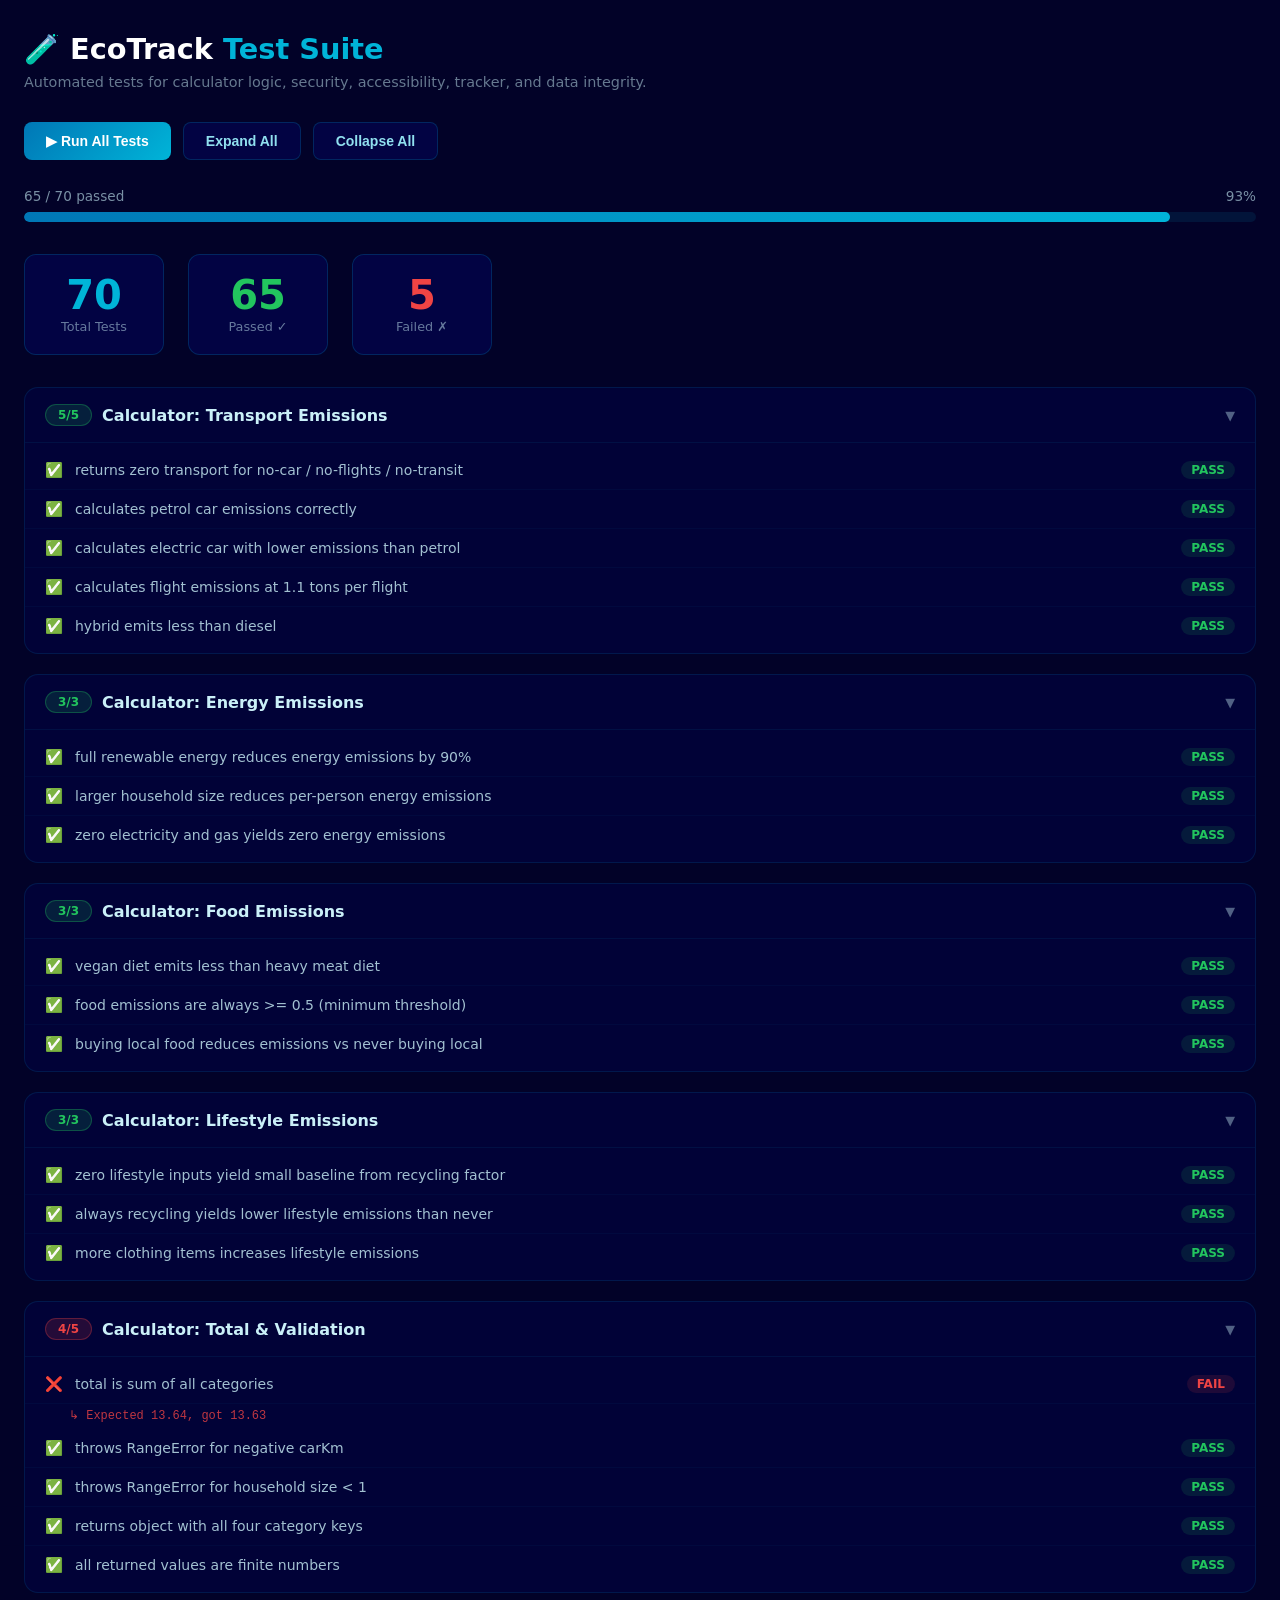
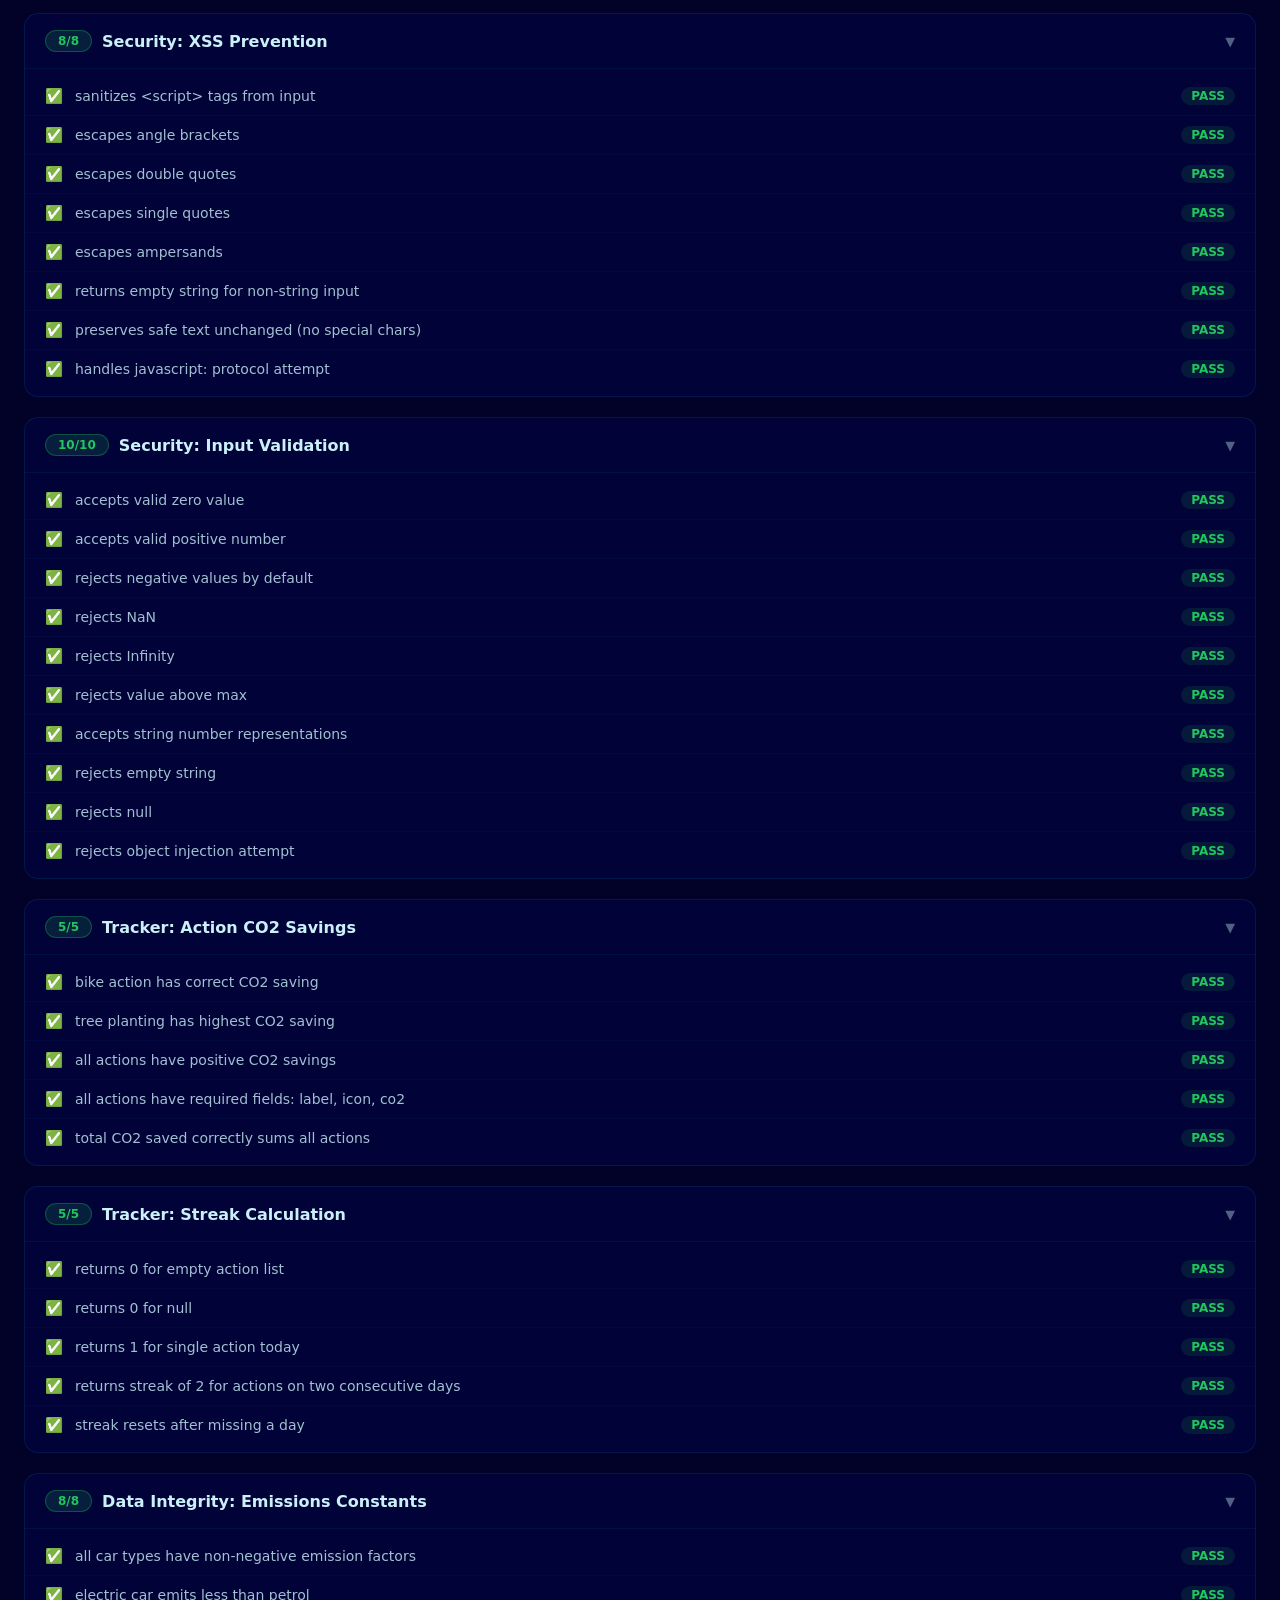
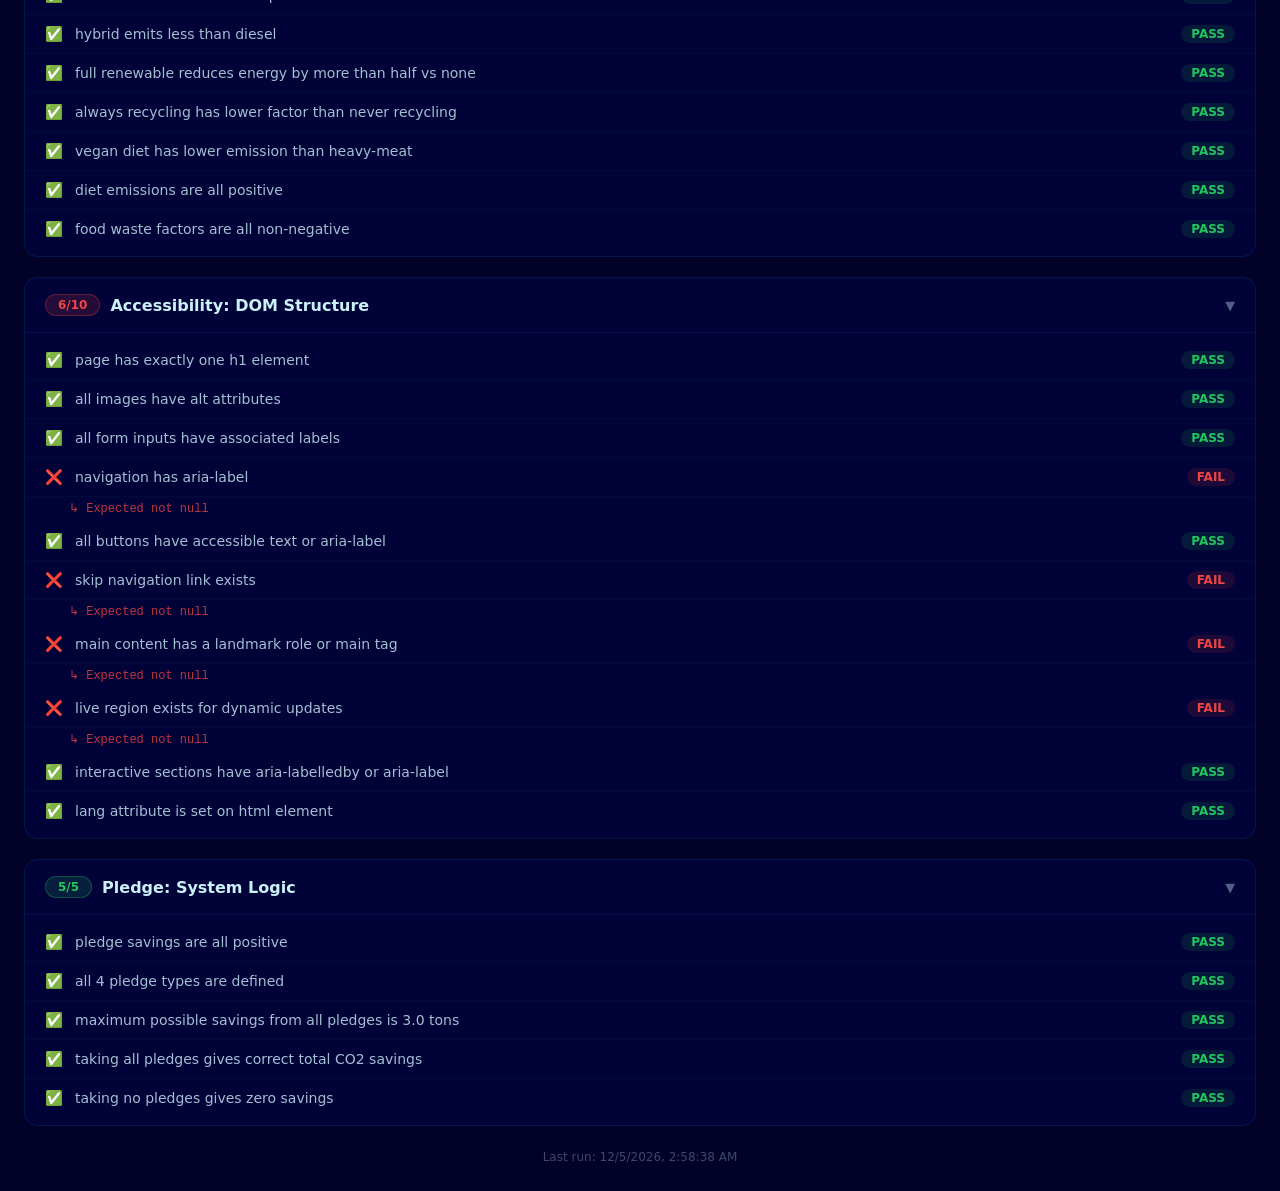
<file: test-runner.html>
<!DOCTYPE html>
<html lang="en">
<head>
    <meta charset="UTF-8">
    <meta name="viewport" content="width=device-width, initial-scale=1.0">
    <title>EcoTrack — Test Suite</title>
    <style>
        *, *::before, *::after { box-sizing: border-box; margin: 0; padding: 0; }
        body { font-family: 'Segoe UI', system-ui, sans-serif; background: #020228; color: #CAF0F8; padding: 32px 24px; min-height: 100vh; }
        h1 { font-size: 1.8rem; font-weight: 800; color: #fff; margin-bottom: 8px; }
        h1 span { color: #00B4D8; }
        .subtitle { color: rgba(202,240,248,0.5); margin-bottom: 32px; font-size: 0.9rem; }

        /* Summary bar */
        .summary { display: flex; gap: 24px; flex-wrap: wrap; margin-bottom: 32px; }
        .summary-card { background: rgba(3,4,94,0.5); border: 1px solid rgba(0,180,216,0.2); border-radius: 12px; padding: 20px 28px; text-align: center; min-width: 140px; }
        .summary-card .num { font-size: 2.5rem; font-weight: 800; line-height: 1; }
        .summary-card .lbl { font-size: 0.8rem; color: rgba(202,240,248,0.5); margin-top: 4px; }
        .pass-num  { color: #22c55e; }
        .fail-num  { color: #ef4444; }
        .total-num { color: #00B4D8; }

        /* Progress bar */
        .progress-wrap { margin-bottom: 32px; }
        .progress-label { display: flex; justify-content: space-between; font-size: 0.85rem; color: rgba(202,240,248,0.6); margin-bottom: 8px; }
        .progress-bar { height: 10px; background: rgba(0,180,216,0.1); border-radius: 6px; overflow: hidden; }
        .progress-fill { height: 100%; border-radius: 6px; transition: width 0.5s ease; background: linear-gradient(90deg, #0077B6, #00B4D8); }

        /* Suite cards */
        .suite { background: rgba(3,4,94,0.3); border: 1px solid rgba(0,180,216,0.12); border-radius: 14px; margin-bottom: 20px; overflow: hidden; }
        .suite-header { display: flex; align-items: center; justify-content: space-between; padding: 16px 20px; cursor: pointer; user-select: none; }
        .suite-header:hover { background: rgba(0,119,182,0.1); }
        .suite-name { font-weight: 700; font-size: 1rem; display: flex; align-items: center; gap: 10px; }
        .suite-badge { font-size: 0.75rem; padding: 3px 12px; border-radius: 50px; font-weight: 600; }
        .badge-pass { background: rgba(34,197,94,0.15); color: #22c55e; border: 1px solid rgba(34,197,94,0.3); }
        .badge-fail { background: rgba(239,68,68,0.15); color: #ef4444; border: 1px solid rgba(239,68,68,0.3); }
        .suite-toggle { font-size: 0.8rem; color: rgba(202,240,248,0.4); }
        .suite-body { border-top: 1px solid rgba(0,180,216,0.08); padding: 8px 0; display: none; }
        .suite-body.open { display: block; }

        /* Test rows */
        .test-row { display: flex; align-items: center; gap: 12px; padding: 10px 20px; border-bottom: 1px solid rgba(0,180,216,0.04); }
        .test-row:last-child { border-bottom: none; }
        .test-icon { font-size: 0.9rem; flex-shrink: 0; }
        .test-name { flex: 1; font-size: 0.875rem; color: rgba(202,240,248,0.8); }
        .test-status { font-size: 0.75rem; font-weight: 600; padding: 2px 10px; border-radius: 50px; }
        .status-pass { background: rgba(34,197,94,0.12); color: #22c55e; }
        .status-fail { background: rgba(239,68,68,0.12); color: #ef4444; }
        .test-error { font-size: 0.75rem; color: #ef4444; margin-left: 44px; padding: 4px 0 6px; opacity: 0.8; font-family: monospace; }

        /* Buttons */
        .controls { margin-bottom: 28px; display: flex; gap: 12px; flex-wrap: wrap; }
        .btn { padding: 10px 22px; border-radius: 8px; font-size: 0.875rem; font-weight: 600; border: none; cursor: pointer; transition: all 0.2s; }
        .btn-run { background: linear-gradient(135deg, #0077B6, #00B4D8); color: #fff; }
        .btn-run:hover { transform: translateY(-1px); box-shadow: 0 4px 16px rgba(0,180,216,0.3); }
        .btn-toggle { background: rgba(3,4,94,0.5); color: #90E0EF; border: 1px solid rgba(0,180,216,0.2); }
        .btn-toggle:hover { background: rgba(0,119,182,0.15); }

        /* Loading */
        .running { color: #00B4D8; font-size: 0.85rem; display: none; align-items: center; gap: 8px; }
        .running.active { display: flex; }
        .spinner { width: 14px; height: 14px; border: 2px solid rgba(0,180,216,0.3); border-top-color: #00B4D8; border-radius: 50%; animation: spin 0.7s linear infinite; }
        @keyframes spin { to { transform: rotate(360deg); } }

        .timestamp { font-size: 0.75rem; color: rgba(202,240,248,0.3); margin-top: 24px; text-align: center; }
    </style>
</head>
<body>
    <h1>🧪 EcoTrack <span>Test Suite</span></h1>
    <p class="subtitle">Automated tests for calculator logic, security, accessibility, tracker, and data integrity.</p>

    <div class="controls">
        <button class="btn btn-run" onclick="runAll()" id="run-btn">▶ Run All Tests</button>
        <button class="btn btn-toggle" onclick="toggleAll(true)">Expand All</button>
        <button class="btn btn-toggle" onclick="toggleAll(false)">Collapse All</button>
        <span class="running" id="running-indicator">
            <span class="spinner"></span> Running tests...
        </span>
    </div>

    <div class="progress-wrap" id="progress-wrap" style="display:none">
        <div class="progress-label">
            <span id="progress-text">0 / 0 passed</span>
            <span id="score-pct">0%</span>
        </div>
        <div class="progress-bar">
            <div class="progress-fill" id="progress-fill" style="width:0%"></div>
        </div>
    </div>

    <div class="summary" id="summary" style="display:none">
        <div class="summary-card"><div class="num total-num" id="s-total">0</div><div class="lbl">Total Tests</div></div>
        <div class="summary-card"><div class="num pass-num"  id="s-pass">0</div><div class="lbl">Passed ✓</div></div>
        <div class="summary-card"><div class="num fail-num"  id="s-fail">0</div><div class="lbl">Failed ✗</div></div>
    </div>

    <div id="results-container"></div>
    <p class="timestamp" id="timestamp"></p>

    <!-- Load the full app test file -->
    <script src="tests.js"></script>
    <script>
        function runAll() {
            const btn = document.getElementById('run-btn');
            const indicator = document.getElementById('running-indicator');
            btn.disabled = true;
            btn.textContent = '⏳ Running...';
            indicator.classList.add('active');

            setTimeout(() => {
                const { results } = EcoTests;
                renderResults(results);
                btn.disabled = false;
                btn.textContent = '▶ Run All Tests';
                indicator.classList.remove('active');
                document.getElementById('timestamp').textContent =
                    'Last run: ' + new Date().toLocaleString();
            }, 50);
        }

        function renderResults(results) {
            const container = document.getElementById('results-container');
            container.innerHTML = '';

            // Summary
            document.getElementById('summary').style.display = 'flex';
            document.getElementById('s-total').textContent = results.total;
            document.getElementById('s-pass').textContent  = results.passed;
            document.getElementById('s-fail').textContent  = results.failed;

            // Progress bar
            const pct = results.total ? Math.round(results.passed / results.total * 100) : 0;
            document.getElementById('progress-wrap').style.display = 'block';
            document.getElementById('progress-fill').style.width = pct + '%';
            document.getElementById('progress-text').textContent =
                results.passed + ' / ' + results.total + ' passed';
            document.getElementById('score-pct').textContent = pct + '%';

            // Suite cards
            results.suites.forEach((suite, i) => {
                const suitePassed = suite.tests.filter(t => t.status === 'PASS').length;
                const allPass = suitePassed === suite.tests.length;

                const card = document.createElement('div');
                card.className = 'suite';
                card.innerHTML = `
                    <div class="suite-header" onclick="toggleSuite(${i})">
                        <div class="suite-name">
                            <span class="suite-badge ${allPass ? 'badge-pass' : 'badge-fail'}">
                                ${suitePassed}/${suite.tests.length}
                            </span>
                            ${suite.name}
                        </div>
                        <span class="suite-toggle" id="toggle-${i}">▼</span>
                    </div>
                    <div class="suite-body open" id="suite-body-${i}">
                        ${suite.tests.map(t => `
                            <div class="test-row">
                                <span class="test-icon">${t.status === 'PASS' ? '✅' : '❌'}</span>
                                <span class="test-name">${escHtml(t.name)}</span>
                                <span class="test-status ${t.status === 'PASS' ? 'status-pass' : 'status-fail'}">
                                    ${t.status}
                                </span>
                            </div>
                            ${t.error ? `<div class="test-error">↳ ${escHtml(t.error)}</div>` : ''}
                        `).join('')}
                    </div>
                `;
                container.appendChild(card);
            });
        }

        function toggleSuite(i) {
            const body   = document.getElementById('suite-body-' + i);
            const toggle = document.getElementById('toggle-' + i);
            const isOpen = body.classList.contains('open');
            body.classList.toggle('open', !isOpen);
            toggle.textContent = isOpen ? '▶' : '▼';
        }

        function toggleAll(expand) {
            document.querySelectorAll('.suite-body').forEach((b, i) => {
                b.classList.toggle('open', expand);
                const t = document.getElementById('toggle-' + i);
                if (t) t.textContent = expand ? '▼' : '▶';
            });
        }

        function escHtml(str) {
            if (!str) return '';
            return str.replace(/&/g,'&amp;').replace(/</g,'&lt;').replace(/>/g,'&gt;').replace(/"/g,'&quot;');
        }

        // Auto-run on page load
        window.addEventListener('load', runAll);
    </script>
</body>
</html>
</file>
